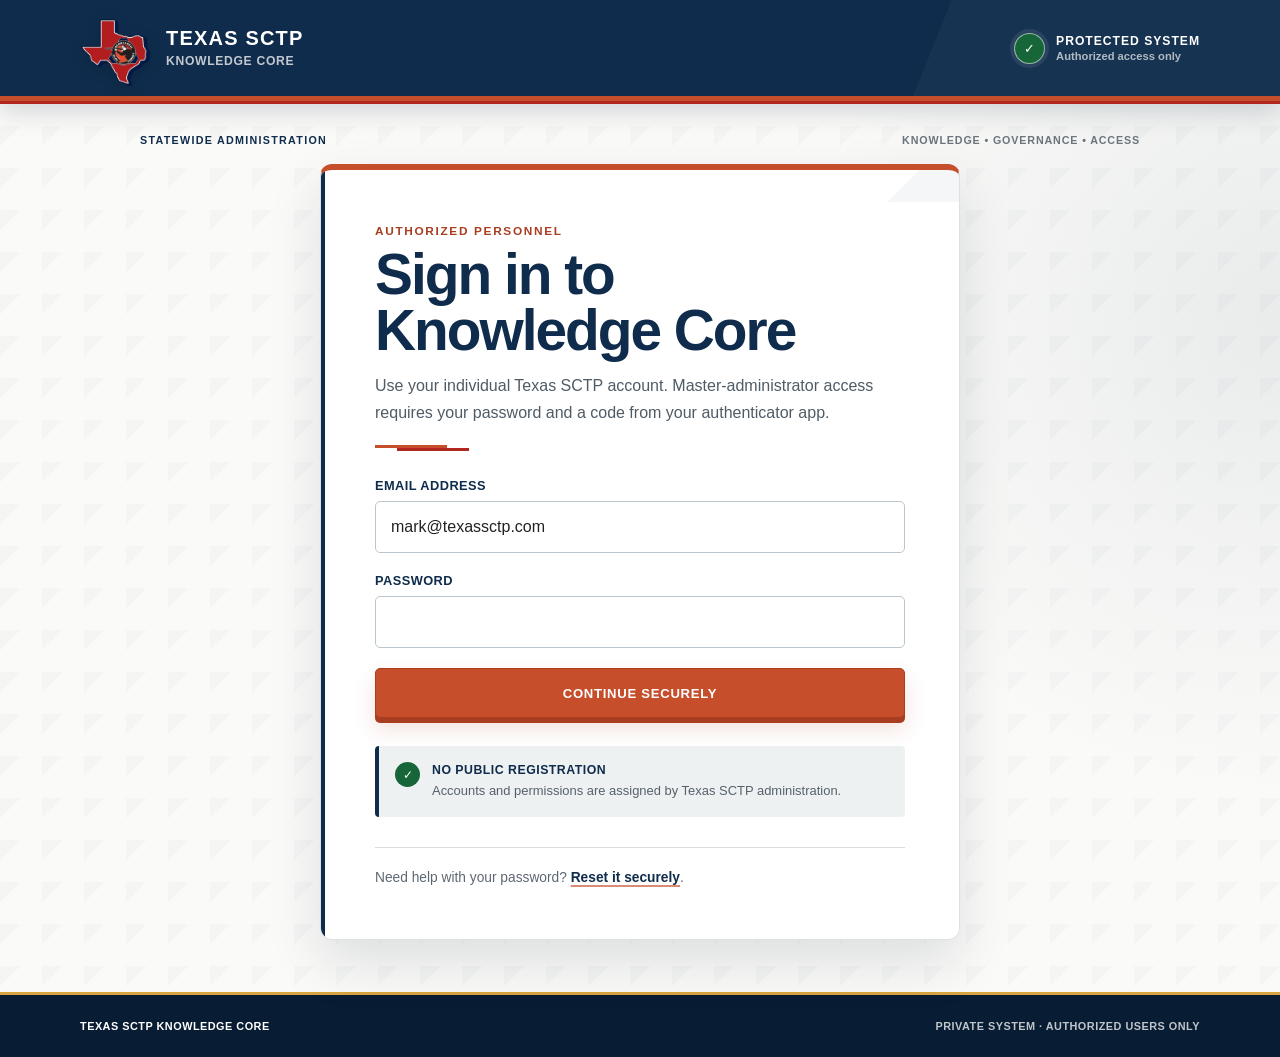
<file: index.html>
<!doctype html>
<html lang="en">
  <head>
    <meta charset="UTF-8" />
    <meta name="viewport" content="width=device-width, initial-scale=1.0" />
    <meta name="color-scheme" content="light" />
    <meta name="theme-color" content="#0f2c4c" />
    <meta name="robots" content="noindex, nofollow, noarchive" />
    <meta name="referrer" content="strict-origin-when-cross-origin" />
    <meta
      http-equiv="Content-Security-Policy"
      content="default-src 'self'; connect-src 'self' https://jizesjuwovatliaxpdra.supabase.co wss://jizesjuwovatliaxpdra.supabase.co; img-src 'self' data:; style-src 'self'; script-src 'self'; font-src 'self'; base-uri 'self'; form-action 'self'; object-src 'none'; upgrade-insecure-requests"
    />
    <meta
      name="description"
      content="Secure authentication for the Texas SCTP Knowledge Core."
    />
    <link rel="icon" type="image/svg+xml" href="/favicon.svg" />
    <title>Texas SCTP Knowledge Core</title>
    <script type="module" crossorigin src="/assets/index-nnrKaXjY.js"></script>
    <link rel="stylesheet" crossorigin href="/assets/index-bHgNiGKo.css">
  </head>
  <body>
    <noscript>This secure sign-in requires JavaScript.</noscript>
    <div id="root"></div>
  </body>
</html>
</file>
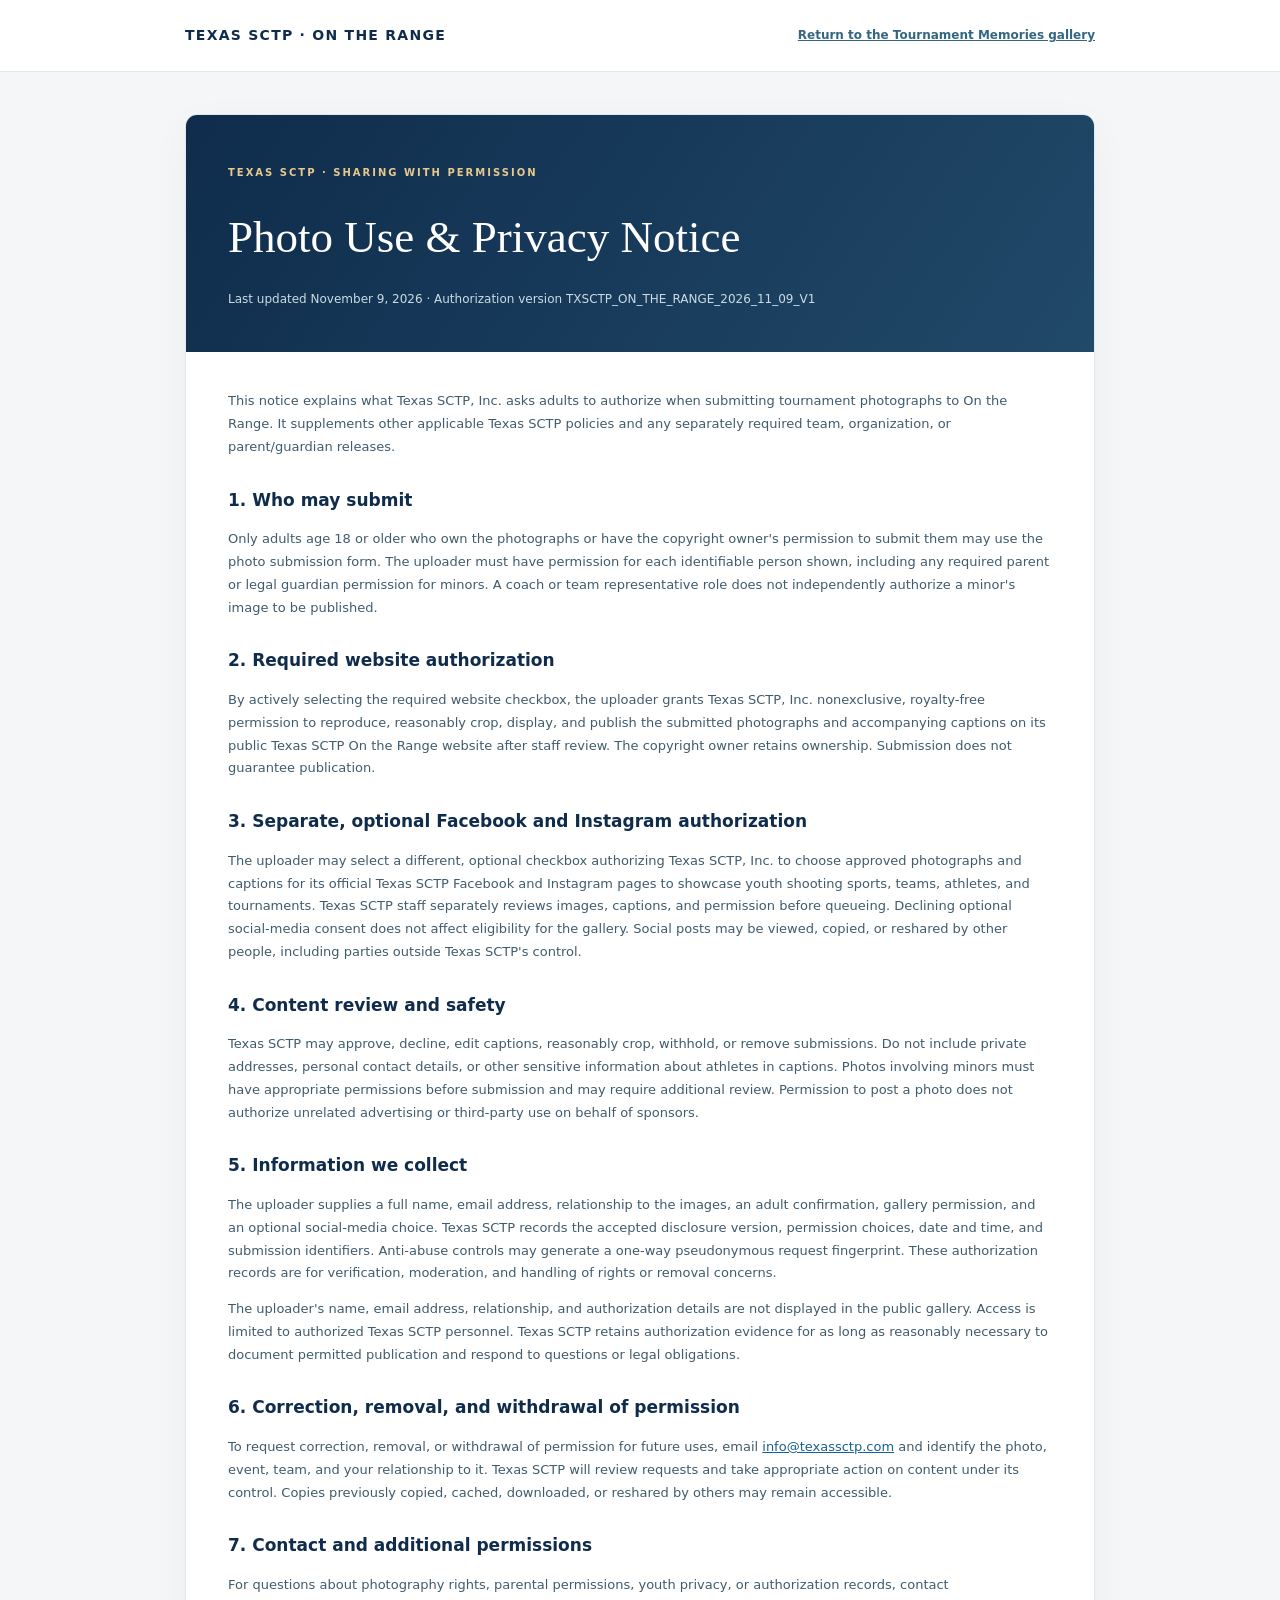
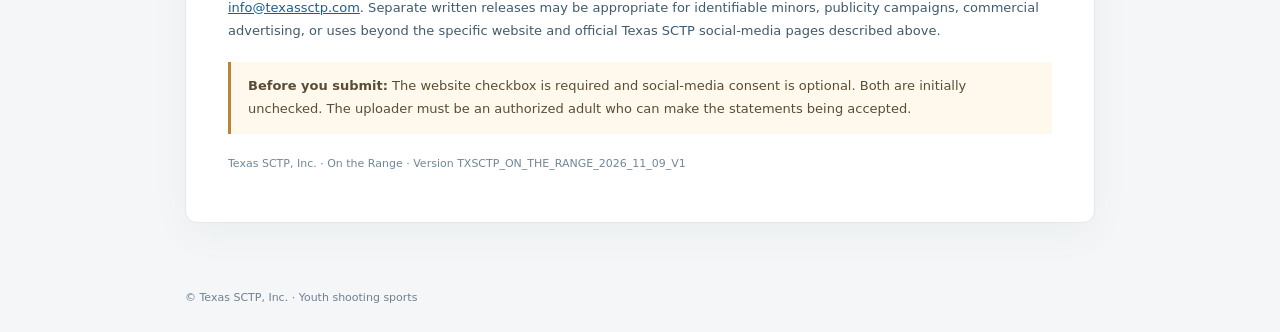
<file: apps/tournament-memories/photo-use-policy.html>
<!doctype html>
<html lang="en">
<head>
<meta charset="utf-8">
<meta name="viewport" content="width=device-width, initial-scale=1">
<meta name="theme-color" content="#0f2c4c">
<meta name="description" content="Texas SCTP On the Range photo-use authorizations and privacy notice.">
<title>Photo Use &amp; Privacy Notice | Texas SCTP</title>
<link rel="icon" type="image/svg+xml" href="./favicon.svg">
<style>
:root{color-scheme:light;--navy:#0f2c4c;--gold:#b78439;--grey:#587183;--line:#e1e8ec}
*{box-sizing:border-box}body{margin:0;background:#f4f6f7;color:#17364e;font-family:system-ui,-apple-system,BlinkMacSystemFont,"Segoe UI",sans-serif;line-height:1.75}
header{background:#fff;border-bottom:1px solid var(--line)}.bar{max-width:960px;padding:23px 25px;margin:auto;display:flex;align-items:center;justify-content:space-between;gap:20px;flex-wrap:wrap}
.brand{font-size:14px;font-weight:900;color:var(--navy);letter-spacing:.09em;text-decoration:none}.bar a:last-child{color:#336683;font-size:12px;font-weight:700}
main{max-width:960px;margin:42px auto 65px;padding:0 25px}article{background:#fff;border:1px solid var(--line);border-radius:12px;overflow:hidden;box-shadow:0 12px 40px #112b3d0a}
.heading{background:linear-gradient(125deg,#0f2c4c,#214969);color:#fff;padding:42px}
.kicker{font-size:10px;font-weight:900;letter-spacing:.2em;color:#e9c88c;text-transform:uppercase}
h1{font-family:Georgia,serif;font-size:clamp(28px,4vw,45px);font-weight:400;margin:13px 0} .heading p{font-size:12px;color:#cbdbe5;max-width:670px;margin:0}
.content{padding:25px 42px 38px}h2{font-size:17px;color:var(--navy);margin:27px 0 8px}p,li{font-size:13px;color:#405b6d}ul{padding-left:20px}
a{color:#195f91}.callout{border-left:3px solid var(--gold);padding:13px 17px;background:#fff9ed;color:#594d35;margin:20px 0;font-size:13px}
.small{font-size:11px;color:#708797}footer{max-width:960px;margin:0 auto;padding:0 25px 25px;font-size:11px;color:#708090}
@media(max-width:600px){.heading{padding:29px 23px}.content{padding:19px 22px 30px}}
</style>
</head>
<body>
<header><div class="bar"><a class="brand" href="./">TEXAS SCTP · ON THE RANGE</a><a href="./">Return to the Tournament Memories gallery</a></div></header>
<main><article>
<div class="heading"><span class="kicker">TEXAS SCTP · SHARING WITH PERMISSION</span><h1>Photo Use &amp; Privacy Notice</h1><p>Last updated November 9, 2026 · Authorization version TXSCTP_ON_THE_RANGE_2026_11_09_V1</p></div>
<div class="content">
<p>This notice explains what Texas SCTP, Inc. asks adults to authorize when submitting tournament photographs to On the Range. It supplements other applicable Texas SCTP policies and any separately required team, organization, or parent/guardian releases.</p>
<h2>1. Who may submit</h2>
<p>Only adults age 18 or older who own the photographs or have the copyright owner's permission to submit them may use the photo submission form. The uploader must have permission for each identifiable person shown, including any required parent or legal guardian permission for minors. A coach or team representative role does not independently authorize a minor's image to be published.</p>
<h2>2. Required website authorization</h2>
<p>By actively selecting the required website checkbox, the uploader grants Texas SCTP, Inc. nonexclusive, royalty-free permission to reproduce, reasonably crop, display, and publish the submitted photographs and accompanying captions on its public Texas SCTP On the Range website after staff review. The copyright owner retains ownership. Submission does not guarantee publication.</p>
<h2>3. Separate, optional Facebook and Instagram authorization</h2>
<p>The uploader may select a different, optional checkbox authorizing Texas SCTP, Inc. to choose approved photographs and captions for its official Texas SCTP Facebook and Instagram pages to showcase youth shooting sports, teams, athletes, and tournaments. Texas SCTP staff separately reviews images, captions, and permission before queueing. Declining optional social-media consent does not affect eligibility for the gallery. Social posts may be viewed, copied, or reshared by other people, including parties outside Texas SCTP's control.</p>
<h2>4. Content review and safety</h2>
<p>Texas SCTP may approve, decline, edit captions, reasonably crop, withhold, or remove submissions. Do not include private addresses, personal contact details, or other sensitive information about athletes in captions. Photos involving minors must have appropriate permissions before submission and may require additional review. Permission to post a photo does not authorize unrelated advertising or third-party use on behalf of sponsors.</p>
<h2>5. Information we collect</h2>
<p>The uploader supplies a full name, email address, relationship to the images, an adult confirmation, gallery permission, and an optional social-media choice. Texas SCTP records the accepted disclosure version, permission choices, date and time, and submission identifiers. Anti-abuse controls may generate a one-way pseudonymous request fingerprint. These authorization records are for verification, moderation, and handling of rights or removal concerns.</p>
<p>The uploader's name, email address, relationship, and authorization details are not displayed in the public gallery. Access is limited to authorized Texas SCTP personnel. Texas SCTP retains authorization evidence for as long as reasonably necessary to document permitted publication and respond to questions or legal obligations.</p>
<h2>6. Correction, removal, and withdrawal of permission</h2>
<p>To request correction, removal, or withdrawal of permission for future uses, email <a href="mailto:info@texassctp.com?subject=Texas%20SCTP%20Photo%20Permission%20Request">info@texassctp.com</a> and identify the photo, event, team, and your relationship to it. Texas SCTP will review requests and take appropriate action on content under its control. Copies previously copied, cached, downloaded, or reshared by others may remain accessible.</p>
<h2>7. Contact and additional permissions</h2>
<p>For questions about photography rights, parental permissions, youth privacy, or authorization records, contact <a href="mailto:info@texassctp.com">info@texassctp.com</a>. Separate written releases may be appropriate for identifiable minors, publicity campaigns, commercial advertising, or uses beyond the specific website and official Texas SCTP social-media pages described above.</p>
<div class="callout"><strong>Before you submit:</strong> The website checkbox is required and social-media consent is optional. Both are initially unchecked. The uploader must be an authorized adult who can make the statements being accepted.</div>
<p class="small">Texas SCTP, Inc. · On the Range · Version TXSCTP_ON_THE_RANGE_2026_11_09_V1</p>
</div></article></main><footer>&copy; Texas SCTP, Inc. · Youth shooting sports</footer>
</body>
</html>
</file>
<file: assets/index-bHgNiGKo.css>
:root{color:#222;font-synthesis:none;text-rendering:optimizelegibility;--navy:#0f2c4c;--navy-deep:#081d33;--navy-light:#193d63;--orange:#c74e2b;--orange-dark:#a93d20;--crimson:#b1261e;--gold:#d9a441;--charcoal:#222;--muted:#5e6872;--line:#d6dce0;--line-strong:#bbc5cc;--soft:#eef1f2;--white:#fff;--off-white:#fafaf8;--success:#17663a;--success-soft:#e8f3ec;--danger-soft:#fbeceb;--info-soft:#edf2f5;--font-display:"Bahnschrift SemiCondensed", "Bahnschrift", "Arial Narrow", "Aptos Display", Arial, sans-serif;--font-body:Aptos, "Segoe UI", Arial, Helvetica, sans-serif;--shadow:0 22px 54px #081d331f;background:#fafaf8;font-family:Aptos,Segoe UI,Arial,Helvetica,sans-serif}*{box-sizing:border-box}html{background:var(--off-white);min-width:320px;min-height:100%}body{background:linear-gradient(135deg, #0f2c4c06 25%, transparent 25%) 0 0 / 42px 42px, radial-gradient(circle at 100% 30%, #0f2c4c12, transparent 30rem), var(--off-white);min-width:320px;min-height:100vh;margin:0}button,input{font:inherit}button,a,input{-webkit-tap-highlight-color:transparent}button:focus-visible,a:focus-visible,input:focus-visible,summary:focus-visible{outline-offset:3px;outline:3px solid #d9a441b8}a,.button-link{color:var(--navy);text-underline-offset:.2em;font-weight:800;text-decoration-color:#c74e2ba6;text-decoration-thickness:2px}a:hover,.button-link:hover{color:var(--orange-dark)}.app-frame{grid-template-rows:auto 1fr auto;min-height:100vh;display:grid}.brand-bar{color:var(--white);background:linear-gradient(112deg, transparent 72%, #ffffff09 72%), var(--navy);box-shadow:0 8px 24px #081d3329}.site-header{justify-content:space-between;align-items:center;gap:24px;width:min(100% - 40px,1120px);min-height:96px;margin:0 auto;display:flex}.brand{color:var(--white);cursor:pointer;text-align:left;background:0 0;border:0;align-items:center;gap:14px;padding:0;display:inline-flex}.brand-mark{flex:none;place-items:center;width:72px;height:72px;display:grid}.brand-mark img{object-fit:contain;filter:drop-shadow(0 4px 6px #081d3357);width:100%;height:100%;display:block}.brand-name strong,.brand-name small{display:block}.brand-name strong{font-family:var(--font-display);letter-spacing:.06em;text-transform:uppercase;font-size:1.25rem;font-weight:850;line-height:1}.brand-name small{color:#fafaf8c2;letter-spacing:.055em;text-transform:uppercase;margin-top:6px;font-size:.76rem;font-weight:700}.secure-label{color:var(--white);align-items:center;gap:11px;display:inline-flex}.secure-label>span:last-child{gap:2px;display:grid}.secure-label strong{font-family:var(--font-display);letter-spacing:.08em;text-transform:uppercase;font-size:.76rem;font-weight:800}.secure-label small{color:#fafaf8ad;font-size:.7rem;font-weight:650}.secure-seal{width:31px;height:31px;color:var(--white);background:var(--success);border:1px solid #fafaf88c;border-radius:50%;place-items:center;font-size:.84rem;font-weight:900;display:grid;box-shadow:0 0 0 4px #fafaf814}.brand-rules{grid-template-rows:5px 3px;height:8px;display:grid}.brand-rules span:first-child{background:var(--orange)}.brand-rules span:last-child{background:var(--crimson)}.site-shell{align-content:center;gap:18px;width:min(100% - 40px,1000px);margin:0 auto;padding:30px 0 52px;display:grid}.context-strip{color:var(--navy);font-family:var(--font-display);letter-spacing:.12em;text-transform:uppercase;justify-content:space-between;align-items:center;gap:18px;font-size:.67rem;font-weight:850;display:flex}.context-strip span:last-child{color:#6b747c;letter-spacing:.08em}.auth-panel{border:1px solid #0f2c4c24;border-top:6px solid var(--orange);width:100%;box-shadow:var(--shadow);background:#fffffffb;border-radius:12px;align-self:center;padding:clamp(30px,5vw,54px);position:relative;overflow:hidden}.auth-panel:before{content:"";background:var(--navy);width:4px;position:absolute;inset:0 auto 0 0}.auth-panel:after{content:"";pointer-events:none;background:linear-gradient(135deg,#0000 50%,#0f2c4c0b 50%);width:110px;height:32px;position:absolute;top:0;right:0}.auth-panel--compact{justify-self:center;width:min(100%,640px)}.auth-heading{max-width:790px;margin-bottom:30px;padding-bottom:22px;position:relative}.auth-heading:after{content:"";background:var(--orange);width:72px;height:3px;box-shadow:22px 3px 0 var(--crimson);position:absolute;bottom:0;left:0}.eyebrow{color:var(--orange-dark);font-family:var(--font-display);letter-spacing:.14em;text-transform:uppercase;margin:0 0 9px;font-size:.74rem;font-weight:900}h1,h2,p{margin-top:0}h1,h2{font-family:var(--font-display)}h1{color:var(--navy);letter-spacing:-.035em;margin-bottom:14px;font-size:clamp(2.15rem,5.4vw,3.55rem);font-weight:850;line-height:.99}h2{color:var(--navy);letter-spacing:-.015em;font-size:1.3rem;font-weight:820;line-height:1.18}.lede{color:#4f5b65;max-width:730px;margin-bottom:0;font-size:1rem;line-height:1.65}.form-stack{gap:20px;display:grid}label{gap:8px;display:grid}label>span{color:var(--navy);font-family:var(--font-display);letter-spacing:.035em;text-transform:uppercase;font-size:.8rem;font-weight:850}label>small{color:var(--muted);font-size:.78rem}input{border:1px solid var(--line-strong);width:100%;height:52px;color:var(--charcoal);background:var(--white);border-radius:5px;padding:0 15px;transition:border-color .15s,box-shadow .15s}input:hover{border-color:#8494a0}input:focus{border-color:var(--orange);outline:none;box-shadow:0 0 0 4px #c74e2b1f}.button{min-height:50px;font-family:var(--font-display);letter-spacing:.055em;text-transform:uppercase;cursor:pointer;border:1px solid #0000;border-radius:5px;padding:12px 19px;font-size:.82rem;font-weight:850;transition:transform .12s,background-color .15s,border-color .15s,box-shadow .15s}.button:hover:not(:disabled){transform:translateY(-1px)}.button:disabled{cursor:not-allowed;opacity:.62}.button--primary{color:var(--white);border-color:var(--orange-dark);background:var(--orange);box-shadow:0 5px 0 var(--orange-dark), 0 11px 22px #a93d2029}.button--primary:hover:not(:disabled){background:var(--crimson);border-color:#86291a;box-shadow:0 5px #7f211c,0 11px 22px #b1261e33}.button--primary:active:not(:disabled){box-shadow:0 2px 0 var(--orange-dark);transform:translateY(3px)}.button--secondary{color:var(--navy);border-color:var(--navy);background:var(--white)}.button--secondary:hover:not(:disabled){color:var(--white);background:var(--navy)}.button-link{cursor:pointer;text-underline-offset:.2em;background:0 0;border:0;padding:0;-webkit-text-decoration:underline #c74e2ba6;text-decoration:underline #c74e2ba6;text-decoration-thickness:2px}.panel-footer{border-top:1px solid var(--line);color:var(--muted);margin-top:30px;padding-top:22px;font-size:.86rem}.panel-footer p{margin-bottom:0}.site-footer{border-top:3px solid var(--gold);color:#fafaf8c2;background:var(--navy-deep)}.site-footer__inner{letter-spacing:.045em;text-transform:uppercase;justify-content:space-between;align-items:center;gap:20px;width:min(100% - 40px,1120px);min-height:62px;margin:0 auto;font-size:.68rem;font-weight:700;display:flex}.site-footer__inner span:first-child{color:var(--white)}.alert{border:1px solid #0000;border-left-width:5px;border-radius:5px;padding:13px 15px;font-size:.88rem;line-height:1.5}.alert--error{border-color:#b1261e4d;border-left-color:var(--crimson);color:#7f211c;background:var(--danger-soft)}.alert--info{border-color:#0f2c4c29;border-left-color:var(--navy);color:#2d475e;background:var(--info-soft)}.security-note{border-left:4px solid var(--navy);background:var(--soft);border-radius:4px;align-items:flex-start;gap:12px;margin-top:28px;padding:16px;display:flex}.security-note__icon{width:25px;height:25px;color:var(--white);background:var(--success);border-radius:50%;flex:none;place-items:center;font-size:.74rem;font-weight:900;display:grid}.security-note p{color:#56616a;margin:0;font-size:.81rem;line-height:1.45}.security-note strong{color:var(--navy);font-family:var(--font-display);letter-spacing:.04em;text-transform:uppercase;margin-bottom:2px;font-size:.77rem;font-weight:850;display:block}.success-panel{border:1px solid #17663a33;border-left:5px solid var(--success);background:var(--success-soft);border-radius:5px;gap:16px;padding:20px;display:flex}.success-panel__mark{width:34px;height:34px;color:var(--white);background:var(--success);border-radius:50%;flex:none;place-items:center;font-weight:900;display:grid}.success-panel h2{margin-bottom:6px;font-size:1.08rem}.success-panel p{color:#4d6257;margin-bottom:0;font-size:.88rem;line-height:1.55}.loading-row{color:#50616f;min-height:76px;font-family:var(--font-display);letter-spacing:.035em;text-transform:uppercase;justify-content:center;align-items:center;gap:13px;font-size:.82rem;font-weight:800;display:flex}.spinner{border:3px solid #d5dce1;border-top-color:var(--orange);border-radius:50%;width:24px;height:24px;animation:.75s linear infinite spin;display:inline-block}@keyframes spin{to{transform:rotate(360deg)}}.step-list{grid-template-columns:repeat(2,minmax(0,1fr));gap:14px;margin:0 0 28px;padding:0;list-style:none;display:grid}.step-list__item{border:1px solid var(--line);background:#fbfcfc;border-left:4px solid #8a98a3;border-radius:5px;gap:12px;padding:15px;display:flex}.step-list__item>span{width:29px;height:29px;color:var(--white);font-family:var(--font-display);background:#7c8b96;border-radius:50%;flex:none;place-items:center;font-size:.8rem;font-weight:900;display:grid}.step-list__item--active{border-color:#c74e2b52;border-left-color:var(--orange);background:#fff8f5}.step-list__item--active>span{background:var(--orange)}.step-list strong,.step-list small{display:block}.step-list strong{color:var(--navy);font-family:var(--font-display);letter-spacing:.025em;text-transform:uppercase;font-size:.8rem;font-weight:850}.step-list small{color:#697783;margin-top:4px;font-size:.74rem;line-height:1.4}.mfa-grid{grid-template-columns:230px 1fr;align-items:center;gap:30px;margin:24px 0;display:grid}.qr-card{aspect-ratio:1;border:1px solid var(--line-strong);background:var(--white);border-radius:5px;place-items:center;padding:15px;display:grid;position:relative;box-shadow:7px 7px #0f2c4c1a}.qr-card:after{content:"";pointer-events:none;border:1px solid #c74e2b2e;position:absolute;inset:7px}.qr-card img{z-index:1;width:100%;height:auto;display:block;position:relative}.mfa-instructions h2{margin-bottom:10px}.mfa-instructions ol{color:#4f5c66;margin:0 0 18px;padding-left:20px;font-size:.88rem;line-height:1.65}details{border-top:1px solid var(--line);padding-top:13px}summary{color:var(--navy);cursor:pointer;font-family:var(--font-display);letter-spacing:.025em;text-transform:uppercase;font-size:.8rem;font-weight:850}details p{color:var(--muted);margin:12px 0 6px;font-size:.8rem}.secret-code{overflow-wrap:anywhere;border-left:3px solid var(--orange);color:#273a49;background:var(--soft);border-radius:3px;margin:5px 0 10px;padding:9px 10px;font-size:.78rem;display:block}.verification-form{border-top:1px solid var(--line);grid-template-columns:minmax(220px,1fr) auto;align-items:end;gap:16px;margin-top:28px;padding-top:27px;display:grid}.otp-input{letter-spacing:.28em;text-align:center;max-width:280px;font-family:ui-monospace,SFMono-Regular,Menlo,Consolas,monospace;font-size:1.35rem;font-weight:800}.helper-text{color:var(--muted);margin:17px 0 0;font-size:.8rem;line-height:1.5}.status-banner{border:1px solid #17663a33;border-left:5px solid var(--success);background:var(--success-soft);border-radius:5px;align-items:center;gap:13px;margin-bottom:24px;padding:17px;display:flex}.status-banner__check{width:35px;height:35px;color:var(--white);background:var(--success);border-radius:50%;flex:none;place-items:center;font-weight:900;display:grid}.status-banner>div{flex:1;min-width:0}.status-banner strong,.status-banner span{display:block}.status-banner strong{color:#214c34;font-family:var(--font-display);letter-spacing:.025em;text-transform:uppercase;font-size:.83rem;font-weight:850}.status-banner>div span{color:#557061;margin-top:3px;font-size:.78rem}.status-pill{width:max-content;font-family:var(--font-display);letter-spacing:.06em;text-transform:uppercase;border-radius:3px;align-items:center;padding:6px 10px;font-size:.66rem;font-weight:900;display:inline-flex}.status-pill--active{color:var(--success);background:#17663a17;border:1px solid #17663a1f}.identity-card{border:1px solid var(--line);border-top:4px solid var(--orange);background:var(--white);border-radius:6px;overflow:hidden}.identity-card__header{background:linear-gradient(115deg,#fbfcfc 0 78%,#0f2c4c0e 78%);justify-content:space-between;align-items:flex-start;gap:18px;padding:23px;display:flex}.identity-card__header h2{margin-bottom:6px;font-size:1.62rem}.identity-card__header p:not(.eyebrow){color:var(--muted);margin-bottom:0;font-size:.84rem}.stat-grid{border-top:1px solid var(--line);grid-template-columns:repeat(4,minmax(0,1fr));margin:0;display:grid}.stat-grid>div{border-right:1px solid var(--line);padding:20px;position:relative}.stat-grid>div:after{content:"";background:var(--gold);width:26px;height:3px;position:absolute;bottom:0;left:20px}.stat-grid>div:last-child{border-right:0}.stat-grid dt{color:#566572;min-height:34px;font-family:var(--font-display);letter-spacing:.04em;text-transform:uppercase;font-size:.66rem;font-weight:850;line-height:1.35}.stat-grid dd{color:var(--navy);font-family:var(--font-display);margin:8px 0 4px;font-size:2.05rem;font-weight:900;line-height:1}.access-notes{gap:10px;margin-top:20px;display:grid}.access-notes>div{border-left:4px solid var(--navy);background:var(--soft);border-radius:4px;gap:11px;padding:14px;display:flex}.access-notes__icon{width:22px;height:22px;color:var(--white);background:var(--navy);border-radius:50%;flex:none;place-items:center;font-size:.8rem;font-weight:900;display:grid}.access-notes p{color:#56616a;margin:0;font-size:.78rem;line-height:1.45}.access-notes strong{color:var(--navy);font-family:var(--font-display);letter-spacing:.03em;text-transform:uppercase;margin-bottom:2px;font-size:.75rem;font-weight:850;display:block}@media (max-width:720px){.site-header,.site-footer__inner{width:min(100% - 24px,1120px)}.site-header{min-height:82px}.brand-mark{width:58px;height:58px}.brand-name strong{font-size:1.02rem}.brand-name small{margin-top:4px;font-size:.66rem}.secure-label{display:none}.site-shell{gap:12px;width:min(100% - 20px,1000px);padding:20px 0 34px}.context-strip{text-align:center;justify-content:center;font-size:.62rem}.context-strip span:last-child{display:none}.auth-panel{border-radius:8px;padding:28px 22px}.auth-heading{margin-bottom:26px}.step-list,.mfa-grid,.verification-form,.stat-grid{grid-template-columns:1fr}.mfa-grid{justify-items:center}.mfa-instructions{width:100%}.qr-card{width:min(100%,240px)}.verification-form .button,.otp-input{width:100%;max-width:none}.status-banner{flex-wrap:wrap;align-items:flex-start}.status-banner .status-pill{margin-left:48px}.identity-card__header{background:#fbfcfc;flex-direction:column}.stat-grid>div{border-right:0;border-bottom:1px solid var(--line);justify-content:space-between;align-items:center;gap:18px;display:flex}.stat-grid>div:after{width:3px;height:20px;top:50%;bottom:auto;left:12px;transform:translateY(-50%)}.stat-grid>div:last-child{border-bottom:0}.stat-grid dt{min-height:0}.stat-grid dd{margin:0}.site-footer__inner{text-align:center;place-content:center;gap:5px;min-height:72px;display:grid}}@media (max-width:420px){.brand{gap:11px}.brand-name small{letter-spacing:.03em}.auth-panel{padding:26px 18px}h1{font-size:2.05rem}.status-banner .status-pill{margin-left:0}}@media (prefers-reduced-motion:reduce){*,:before,:after{scroll-behavior:auto!important;transition-duration:.01ms!important;animation-duration:.01ms!important;animation-iteration-count:1!important}}button,input,select,textarea{font:inherit}select,textarea{border:1px solid var(--line-strong);width:100%;color:var(--charcoal);background:var(--white);border-radius:7px}select{min-height:48px;padding:0 42px 0 14px}textarea{resize:vertical;min-height:96px;padding:13px 14px;line-height:1.5}select:focus,textarea:focus{border-color:var(--navy-light);outline:3px solid #d9a44157}h3{color:var(--navy);font-family:var(--font-display);margin:0}code{color:var(--crimson);font-size:.9em}.button-row,.console-page-actions,.review-actions,.success-card>div>div{flex-wrap:wrap;gap:10px;display:flex}.button--accent{color:var(--white);background:var(--orange);border-color:var(--orange)}.button--accent:hover:not(:disabled){background:var(--orange-dark);border-color:var(--orange-dark)}.button--danger{color:#8d211b;background:var(--white);border:1px solid #b1261e73}.button--danger:hover:not(:disabled){color:var(--white);background:var(--crimson)}.button--full{width:100%}.alert--success{color:var(--success);background:var(--success-soft);border-color:#17663a47}.console-frame{min-height:100vh;color:var(--charcoal);background:radial-gradient(circle at 4% 8%,#d9a4411c,#0000 24rem),linear-gradient(135deg,#0f2c4c05 25%,#0000 25%) 0 0/42px 42px,#f5f6f5;grid-template-rows:auto auto 1fr auto;display:grid}.console-header{color:var(--white);background:linear-gradient(112deg, transparent 70%, #ffffff09 70%), var(--navy);z-index:3;box-shadow:0 6px 18px #081d332e}.console-header__inner{justify-content:space-between;align-items:center;gap:24px;width:min(100% - 40px,1360px);min-height:84px;margin:0 auto;display:flex}.console-brand{color:var(--white);text-align:left;cursor:pointer;background:0 0;border:0;align-items:center;gap:13px;padding:0;display:inline-flex}.console-brand img{object-fit:contain;filter:drop-shadow(0 4px 6px #081d3361);width:64px;height:64px}.console-brand span,.console-status span:last-child{gap:4px;display:grid}.console-brand strong{font-family:var(--font-display);letter-spacing:.065em;text-transform:uppercase;font-size:1.16rem}.console-brand small{color:#ffffffb8;letter-spacing:.09em;text-transform:uppercase;font-size:.7rem;font-weight:800}.console-status{background:#ffffff0f;border:1px solid #ffffff2e;border-radius:7px;align-items:center;gap:10px;padding:9px 13px;display:flex}.console-status strong{font-family:var(--font-display);letter-spacing:.08em;text-transform:uppercase;font-size:.72rem}.console-status small{color:#ffffffb3;font-size:.65rem}.live-dot{background:#3aa86b;border-radius:50%;flex:none;width:10px;height:10px;display:inline-block;box-shadow:0 0 0 4px #3aa86b2b}.console-nav{z-index:2;border-bottom:1px solid var(--line);-webkit-backdrop-filter:blur(12px);backdrop-filter:blur(12px);background:#fffffff5;position:sticky;top:0;box-shadow:0 5px 15px #081d330d}.console-nav__inner{align-items:stretch;gap:3px;width:min(100% - 40px,1360px);min-height:56px;margin:0 auto;display:flex}.console-nav__link{color:#4f5b65;font-family:var(--font-display);letter-spacing:.025em;place-items:center;padding:0 15px;font-size:.74rem;font-weight:850;text-decoration:none;display:grid;position:relative}.console-nav__link:after{content:"";background:var(--orange);height:3px;transition:transform .15s;position:absolute;bottom:0;left:12px;right:12px;transform:scaleX(0)}.console-nav__link:hover,.console-nav__link--active{color:var(--navy)}.console-nav__link--active:after{transform:scaleX(1)}.console-nav__short{display:none}.console-nav__account{color:var(--navy);cursor:pointer;background:0 0;border:0;margin-left:auto;padding:0 3px 0 18px;font-size:.74rem;font-weight:800}.console-main{width:min(100% - 40px,1360px);margin:0 auto;padding:44px 0 64px}.console-page-heading{justify-content:space-between;align-items:end;gap:28px;margin-bottom:28px;display:flex}.console-page-heading>div:first-child{max-width:890px}.console-page-heading h1{margin-bottom:10px;font-size:clamp(2.2rem,4vw,3.75rem)}.console-page-heading>div:first-child>p:last-child{color:#56616b;max-width:840px;margin-bottom:0;font-size:1rem;line-height:1.6}.console-footer{color:#ffffffb3;background:var(--navy-deep);justify-content:space-between;align-items:center;gap:18px;min-height:58px;padding:0 max(20px,50vw - 680px);font-size:.72rem;display:flex}.console-footer button{color:var(--white);cursor:pointer;background:0 0;border:0;font-weight:800}.console-loading,.console-error{border:1px solid var(--line);background:var(--white);border-radius:10px;justify-content:center;align-items:center;gap:14px;min-height:120px;padding:28px;display:flex}.console-error{background:var(--danger-soft);border-color:#b1261e40;justify-content:space-between;min-height:90px}.console-error>div{gap:5px;display:grid}.console-error strong{color:#8d211b}.production-hero{min-height:280px;color:var(--white);background:linear-gradient(120deg, #0f2c4cf5, #081d33f5), var(--navy);border-radius:12px;grid-template-columns:minmax(0,.9fr) minmax(360px,1.1fr);align-items:center;gap:clamp(30px,5vw,70px);margin-bottom:22px;padding:clamp(28px,4.2vw,50px);display:grid;position:relative;overflow:hidden;box-shadow:0 18px 42px #081d332e}.production-hero:after{content:"";border:54px solid #c74e2b21;border-radius:50%;width:410px;height:410px;position:absolute;bottom:-170px;right:-90px}.production-hero>*{z-index:1;position:relative}.production-badge{letter-spacing:.07em;text-transform:uppercase;border:1px solid #fff3;border-radius:999px;align-items:center;gap:9px;width:max-content;margin-bottom:18px;padding:7px 11px;font-size:.7rem;font-weight:850;display:inline-flex}.production-hero h2{color:var(--white);margin-bottom:12px;font-size:clamp(1.6rem,3vw,2.45rem);line-height:1.05}.production-hero p{color:#ffffffbd;margin-bottom:0;line-height:1.6}.hero-search{-webkit-backdrop-filter:blur(8px);backdrop-filter:blur(8px);background:#ffffff14;border:1px solid #ffffff26;border-radius:10px;padding:24px}.hero-search>label{color:var(--white);font-family:var(--font-display);letter-spacing:.03em;text-transform:uppercase;margin-bottom:11px;font-size:.78rem;font-weight:850}.hero-search>div{grid-template-columns:1fr auto;gap:9px;display:grid}.hero-search input{border-color:#0000;min-height:52px}.metric-grid{border:1px solid var(--line);background:var(--white);border-radius:10px;grid-template-columns:repeat(4,1fr);margin-bottom:22px;display:grid;overflow:hidden;box-shadow:0 8px 24px #081d330e}.metric-grid button{border:0;border-right:1px solid var(--line);min-height:138px;color:var(--charcoal);background:var(--white);text-align:left;cursor:pointer;align-content:center;gap:6px;padding:24px;display:grid}.metric-grid button:last-child{border-right:0}.metric-grid button:hover{background:#f8f9f8}.metric-grid span,.metric-grid small{color:var(--muted);letter-spacing:.04em;text-transform:uppercase;font-size:.7rem;font-weight:750}.metric-grid strong{color:var(--navy);font-family:var(--font-display);font-size:2.5rem;line-height:1}.console-two-column,.system-grid{grid-template-columns:minmax(0,1.15fr) minmax(360px,.85fr);gap:22px;margin-bottom:22px;display:grid}.console-card,.review-section{border:1px solid var(--line);background:var(--white);border-radius:10px;padding:clamp(24px,3vw,34px);box-shadow:0 8px 22px #081d330b}.card-heading{justify-content:space-between;align-items:start;gap:20px;margin-bottom:22px;display:flex}.card-heading .eyebrow,.card-heading h2{margin-bottom:0}.record-list{display:grid}.record-list>button{border:0;border-top:1px solid var(--line);color:var(--charcoal);text-align:left;cursor:pointer;background:0 0;gap:7px;padding:17px 3px;display:grid}.record-list>button:hover strong{color:var(--orange-dark)}.record-list__meta{color:var(--muted);letter-spacing:.045em;text-transform:uppercase;justify-content:space-between;gap:10px;font-size:.66rem;font-weight:750;display:flex}.record-list strong{color:var(--navy);font-family:var(--font-display);font-size:1.08rem}.record-list small{color:#5a6570;line-height:1.45}.flow-stack{margin-bottom:22px;display:grid}.flow-stack>div{border:1px solid var(--line);border-left:4px solid var(--navy);background:#fafbfa;border-radius:6px;align-items:center;gap:12px;padding:12px 14px;display:flex}.flow-stack>div>span{width:28px;height:28px;color:var(--white);background:var(--orange);border-radius:50%;place-items:center;font-size:.7rem;font-weight:900;display:grid}.flow-stack p{gap:2px;margin:0;display:grid}.flow-stack small{color:var(--muted)}.flow-stack i{height:21px;color:var(--orange);place-items:center;font-style:normal;font-weight:900;display:grid}.topic-section{margin-bottom:22px}.topic-grid{grid-template-columns:repeat(4,1fr);gap:10px;display:grid}.topic-grid button{border:1px solid var(--line);min-height:92px;color:var(--navy);text-align:left;cursor:pointer;background:#fafbfa;border-radius:6px;align-content:space-between;gap:12px;padding:16px;display:grid}.topic-grid button:hover{border-color:var(--orange);background:var(--white)}.topic-grid strong{font-family:var(--font-display);font-size:.9rem;line-height:1.2}.topic-grid span{color:var(--muted);font-size:.68rem}.release-strip,.version-board{border-top:4px solid var(--orange);color:var(--white);background:var(--navy);border-radius:7px;grid-template-columns:1.2fr .7fr 1.3fr;gap:22px;padding:20px 24px;display:grid}.release-strip>div{align-content:center;gap:4px;display:grid}.release-strip strong,.release-strip small{display:block}.release-strip small{color:#ffffffb3;line-height:1.45}.explanation-banner{background:var(--info-soft);border:1px solid #cfdde5;border-radius:7px;align-items:start;gap:13px;margin-bottom:22px;padding:16px 18px;display:flex}.explanation-banner>span{width:24px;height:24px;color:var(--white);background:var(--navy);border-radius:50%;flex:none;place-items:center;font-size:.75rem;font-weight:900;display:grid}.explanation-banner p{color:#53616c;gap:3px;margin:0;line-height:1.45;display:grid}.explanation-banner strong{color:var(--navy)}.filter-row{flex-wrap:wrap;gap:8px;margin-bottom:18px;display:flex}.filter-chip{border:1px solid var(--line-strong);color:var(--navy);background:var(--white);cursor:pointer;border-radius:999px;padding:8px 12px;font-size:.7rem;font-weight:800}.filter-chip--active{border-color:var(--navy);color:var(--white);background:var(--navy)}.source-grid{grid-template-columns:repeat(2,minmax(0,1fr));gap:18px;display:grid}.source-card{border:1px solid var(--line);border-top:4px solid var(--navy);background:var(--white);border-radius:9px;padding:25px;box-shadow:0 8px 20px #081d330b}.source-card__head{grid-template-columns:auto 1fr auto;align-items:start;gap:13px;margin-bottom:20px;display:grid}.source-platform{width:42px;height:42px;color:var(--white);background:var(--navy);font-family:var(--font-display);border-radius:6px;place-items:center;font-weight:900;display:grid}.source-card__head p{color:var(--orange-dark);letter-spacing:.06em;text-transform:uppercase;margin-bottom:4px;font-size:.65rem;font-weight:850}.source-card__head h2{margin-bottom:0;font-size:1.05rem}.state-pill,.count-pill{color:var(--navy);background:var(--soft);letter-spacing:.035em;text-transform:uppercase;white-space:nowrap;border-radius:999px;padding:5px 8px;font-size:.62rem;font-weight:850}.state-pill--connected{color:var(--success);background:var(--success-soft)}.state-pill--blocked{color:#8d211b;background:var(--danger-soft)}.state-pill--pending_inventory,.state-pill--manual_import,.state-pill--locked{color:#75510b;background:#fff4da}.source-details,.record-facts{border-top:1px solid var(--line);border-left:1px solid var(--line);grid-template-columns:repeat(2,1fr);margin:0;display:grid}.source-details>div,.record-facts>div{border-right:1px solid var(--line);border-bottom:1px solid var(--line);min-height:74px;padding:13px}.source-details dt,.record-facts dt{color:var(--muted);letter-spacing:.04em;text-transform:uppercase;margin-bottom:5px;font-size:.61rem;font-weight:800}.source-details dd,.record-facts dd{color:var(--navy);margin:0;font-size:.78rem;font-weight:750;line-height:1.35}.source-card__footer{color:var(--muted);justify-content:space-between;gap:12px;padding:15px 1px;font-size:.7rem;display:flex}.source-card__footer strong{color:var(--navy)}.onboarding-status{background:var(--info-soft);border:1px solid #cfdde5;border-radius:7px;margin-bottom:15px;padding:14px}.onboarding-status__head{justify-content:space-between;align-items:start;gap:12px;display:flex}.onboarding-status__head p{color:var(--orange-dark);letter-spacing:.06em;text-transform:uppercase;margin:0 0 3px;font-size:.6rem;font-weight:850}.onboarding-status__head strong{color:var(--navy);font-size:.82rem}.onboarding-status progress{width:100%;height:8px;accent-color:var(--success);background:#dce5ea;border:0;border-radius:999px;margin:12px 0 9px;overflow:hidden}.onboarding-status__facts{color:var(--muted);flex-wrap:wrap;gap:5px 13px;font-size:.67rem;display:flex}.onboarding-status__facts strong{color:var(--navy)}.onboarding-status small{color:var(--muted);margin-top:9px;font-size:.64rem;display:block}.connector-check{border-top:1px solid #cfdde5;justify-items:start;gap:10px;margin-top:14px;padding-top:14px;display:grid}.connector-check .button{min-height:42px;padding:9px 14px}.connector-check .alert{width:100%}.connector-check>small{margin-top:0;line-height:1.45}.mapping-summary{border:1px solid var(--line);background:var(--white);border-radius:9px;grid-template-columns:repeat(4,1fr);margin-bottom:22px;display:grid;overflow:hidden}.mapping-summary>div{border-right:1px solid var(--line);gap:7px;padding:22px;display:grid}.mapping-summary>div:last-child{border-right:0}.mapping-summary span{color:var(--muted);letter-spacing:.06em;text-transform:uppercase;font-size:.65rem;font-weight:850}.mapping-summary strong{color:var(--navy);font-family:var(--font-display);font-size:2rem}.mapping-summary--include{box-shadow:inset 0 4px var(--success)}.mapping-summary--defer{box-shadow:inset 0 4px var(--gold)}.mapping-summary--exclude{box-shadow:inset 0 4px var(--crimson)}.object-review-card,.field-review-section,.acceptance-card{margin-bottom:22px}.object-decision-grid{grid-template-columns:repeat(4,1fr);gap:12px;display:grid}.object-decision-grid article{border:1px solid var(--line);background:#fafbfa;border-radius:7px;padding:18px}.object-decision-grid h3{margin:12px 0 5px}.object-decision-grid p{color:var(--muted);margin-bottom:8px;font-size:.76rem}.object-decision-grid small{color:#59656f;line-height:1.45}.decision-pill{letter-spacing:.055em;text-transform:uppercase;border-radius:999px;width:max-content;padding:6px 9px;font-size:.62rem;font-weight:900}.decision-pill--include{color:var(--success);background:var(--success-soft)}.decision-pill--defer{color:#75510b;background:#fff4da}.decision-pill--exclude{color:#8d211b;background:var(--danger-soft)}.field-review-list{border-top:1px solid var(--line);display:grid}.field-review-list article{border-bottom:1px solid var(--line);grid-template-columns:minmax(220px,.8fr) minmax(260px,1.2fr) minmax(200px,.7fr);gap:22px;padding:17px 3px;display:grid}.field-review-list article:last-child{border-bottom:0}.field-review-list article>div{align-content:start;gap:4px;display:grid}.field-review-list__name strong{color:var(--navy);font-family:var(--font-display);font-size:1rem}.field-review-list__name span,.field-review-list article>div:last-child span{color:var(--muted);font-size:.72rem}.field-review-label{color:var(--orange-dark);letter-spacing:.05em;text-transform:uppercase;font-size:.6rem;font-weight:850}.acknowledgement-list{gap:10px;margin-bottom:20px;display:grid}.acknowledgement-list label{border:1px solid var(--line);background:#fafbfa;border-radius:6px;grid-template-columns:auto 1fr;align-items:start;gap:12px;padding:15px;display:grid}.acknowledgement-list input{width:19px;height:19px;accent-color:var(--success);margin:1px 0 0}.acknowledgement-list label>span{color:var(--navy);font-family:var(--font-body);letter-spacing:0;text-transform:none;font-size:.82rem;line-height:1.45}.authorization-boundary-grid{grid-template-columns:repeat(2,minmax(0,1fr));gap:18px;margin-bottom:22px;display:grid}.authorization-boundary-grid .console-card{margin:0}.authorization-boundary-grid h2{margin-bottom:18px}.authorization-facts{border-top:1px solid var(--line);border-left:1px solid var(--line);grid-template-columns:repeat(2,minmax(0,1fr));display:grid}.authorization-facts>div{border-right:1px solid var(--line);border-bottom:1px solid var(--line);min-height:92px;padding:14px}.authorization-facts dt{color:var(--orange-dark);letter-spacing:.05em;text-transform:uppercase;margin-bottom:6px;font-size:.61rem;font-weight:850}.authorization-facts dd{color:var(--navy);margin:0;font-size:.82rem;font-weight:750;line-height:1.4}.authorization-facts small{color:var(--muted);overflow-wrap:anywhere;margin-top:4px;font-size:.65rem;font-weight:600;display:block}.control-list{gap:9px;margin:0;padding:0;list-style:none;display:grid}.control-list li{color:#5e3030;background:var(--danger-soft);border:1px solid #b1261e2e;border-radius:6px;grid-template-columns:auto 1fr;gap:10px;padding:11px 13px;font-size:.76rem;line-height:1.4;display:grid}.control-list span{color:var(--crimson);font-size:1rem;font-weight:900;line-height:1}@media (max-width:860px){.authorization-boundary-grid{grid-template-columns:1fr}}@media (max-width:560px){.authorization-facts{grid-template-columns:1fr}}.source-card details{border-top:1px solid var(--line);padding-top:13px}.source-card summary,.version-history summary{color:var(--navy);cursor:pointer;font-size:.72rem;font-weight:850}.source-card ul{color:var(--muted);margin-bottom:0;font-size:.75rem}.library-search{border:1px solid var(--line);background:var(--white);border-radius:8px;grid-template-columns:minmax(240px,1fr) minmax(220px,.45fr) auto;align-items:end;gap:13px;margin-bottom:20px;padding:18px;display:grid}.library-layout{border:1px solid var(--line);background:var(--white);border-radius:10px;grid-template-columns:minmax(300px,.38fr) minmax(0,.62fr);min-height:700px;display:grid;overflow:hidden;box-shadow:0 10px 28px #081d330f}.library-results{border-right:1px solid var(--line);background:#f7f8f7}.library-results__heading{border-bottom:1px solid var(--line);gap:4px;padding:18px 20px;display:grid}.library-results__heading strong{color:var(--navy)}.library-results__heading span{color:var(--muted);font-size:.68rem}.library-result{border:0;border-bottom:1px solid var(--line);width:100%;color:var(--charcoal);text-align:left;cursor:pointer;background:0 0;gap:8px;padding:19px 20px;display:grid}.library-result:hover,.library-result--active{background:var(--white)}.library-result--active{box-shadow:inset 4px 0 0 var(--orange)}.library-result>span{justify-content:space-between;gap:10px;display:flex}.library-result em{color:var(--orange-dark);letter-spacing:.045em;text-transform:uppercase;font-size:.62rem;font-style:normal;font-weight:850}.library-result strong{color:var(--navy);font-family:var(--font-display);line-height:1.22}.library-result p{color:#59646d;-webkit-line-clamp:3;-webkit-box-orient:vertical;margin-bottom:0;font-size:.78rem;line-height:1.45;display:-webkit-box;overflow:hidden}.library-result small{color:var(--muted);font-size:.64rem}.record-detail{min-width:0;padding:clamp(26px,4vw,46px)}.record-detail__heading{justify-content:space-between;align-items:start;gap:20px;margin-bottom:22px;display:flex}.record-detail__heading h2{margin-bottom:0;font-size:clamp(1.55rem,3vw,2.3rem)}.record-statement{color:#34424f;font-size:1.02rem;line-height:1.75}.record-badges{flex-wrap:wrap;gap:7px;margin:20px 0;display:flex}.record-badges span,.status-pill{color:var(--navy);background:var(--soft);letter-spacing:.035em;text-transform:uppercase;border-radius:999px;padding:6px 9px;font-size:.63rem;font-weight:850}.record-badges .badge-danger{color:#8d211b;background:var(--danger-soft)}.evidence-section{margin-top:28px}.evidence-section h3{margin-bottom:13px;font-size:1rem}.evidence-section article{border:1px solid var(--line);border-left:4px solid var(--orange);background:#fafbfa;border-radius:6px;align-items:start;gap:13px;margin-bottom:10px;padding:17px;display:flex}.citation-mark{width:28px;height:28px;color:var(--white);background:var(--navy);border-radius:50%;flex:none;place-items:center;font-weight:900;display:grid}.evidence-section article>div{gap:5px;min-width:0;display:grid}.evidence-section p{color:#56616b;margin:0;font-size:.78rem;line-height:1.5}.evidence-section small{color:var(--muted);font-size:.66rem}.evidence-section a{width:max-content;margin-top:3px;font-size:.72rem}.version-history{border-top:1px solid var(--line);border-bottom:1px solid var(--line);margin-top:20px;padding:16px 0}.version-history ol{margin-bottom:0;padding-left:22px}.version-history li{margin-top:13px;padding-left:6px}.version-history li>*{display:block}.version-history span,.version-history small{color:var(--muted);margin-top:3px;font-size:.72rem}.edit-panel{border:1px solid #c74e2b57;border-top:5px solid var(--orange);background:#fffdf9;border-radius:8px;gap:17px;margin-top:26px;padding:24px;display:grid}.form-grid{grid-template-columns:repeat(2,minmax(0,1fr));gap:14px;display:grid}.empty-state{min-height:160px;color:var(--muted);text-align:center;place-content:center;gap:7px;padding:30px;display:grid}.empty-state strong{color:var(--navy);font-family:var(--font-display);font-size:1.15rem}.empty-state p{max-width:420px;margin:0 auto}.capture-layout{grid-template-columns:minmax(0,1.22fr) minmax(340px,.78fr);align-items:start;gap:22px;display:grid}.capture-main,.capture-side,.capture-side .console-card{gap:19px;display:grid}.capture-side{gap:22px}.capture-assurance{background:var(--success-soft);border-radius:6px;align-items:start;gap:10px;padding:13px;display:flex}.capture-assurance>span{width:24px;height:24px;color:var(--white);background:var(--success);border-radius:50%;flex:none;place-items:center;font-size:.7rem;font-weight:900;display:grid}.capture-assurance p{gap:3px;margin:0;display:grid}.capture-assurance small{color:#506158;line-height:1.35}.success-card{border:1px solid #17663a40;border-top:6px solid var(--success);background:var(--white);max-width:900px;box-shadow:var(--shadow);border-radius:10px;align-items:start;gap:22px;margin:0 auto;padding:clamp(30px,5vw,54px);display:flex}.success-card>span{width:50px;height:50px;color:var(--white);background:var(--success);border-radius:50%;flex:none;place-items:center;font-size:1.4rem;font-weight:900;display:grid}.success-card h2{font-size:1.8rem}.review-summary{background:var(--success-soft);border:1px solid #17663a40;border-radius:9px;align-items:center;gap:20px;margin-bottom:22px;padding:24px 28px;display:flex}.review-summary--attention{background:#fff8e9;border-color:#d9a44173}.review-summary>strong{width:64px;height:64px;color:var(--white);background:var(--success);font-family:var(--font-display);border-radius:50%;flex:none;place-items:center;font-size:1.8rem;display:grid}.review-summary--attention>strong{background:var(--orange-dark)}.review-summary h2,.review-summary p{margin-bottom:4px}.review-summary p{color:var(--muted)}.review-section{margin-bottom:22px}.review-list{gap:14px;display:grid}.review-list>article{border:1px solid var(--line);border-left:5px solid var(--orange);background:#fafbfa;border-radius:7px;padding:22px}.review-list__top{justify-content:space-between;align-items:start;gap:20px;margin-bottom:16px;display:flex}.review-list__top h3{margin:10px 0 5px;font-size:1.2rem}.review-list__top p{color:var(--muted);margin-bottom:0}.review-list__top>small{color:var(--muted);text-align:right;flex:none;font-size:.67rem;line-height:1.5}.change-preview{grid-template-columns:repeat(2,1fr);gap:8px;margin-bottom:16px;display:grid}.change-preview>div{border:1px solid var(--line);background:var(--white);border-radius:5px;padding:12px}.change-preview span{color:var(--orange-dark);letter-spacing:.04em;text-transform:uppercase;font-size:.61rem;font-weight:850}.change-preview p{color:#45515c;margin:5px 0 0;font-size:.78rem;line-height:1.45}.review-actions{margin-top:13px}.review-columns{grid-template-columns:repeat(3,1fr);gap:18px;display:grid}.queue-list{margin:0;padding:0;list-style:none;display:grid}.queue-list li{border-top:1px solid var(--line);gap:4px;padding:14px 0;display:grid}.queue-list span,.queue-list small{color:var(--muted);font-size:.72rem;line-height:1.4}.mini-clear{min-height:100px;color:var(--success);background:var(--success-soft);border-radius:6px;place-items:center;font-weight:800;display:grid}.architecture-map{color:var(--white);background:var(--navy);border-radius:10px;grid-template-columns:repeat(9,auto);align-items:stretch;gap:10px;margin-bottom:22px;padding:28px;display:grid;overflow-x:auto}.architecture-map article{border:1px solid #ffffff24;border-top:4px solid var(--orange);background:#fff1;border-radius:7px;width:min(220px,20vw);min-width:180px;padding:20px}.architecture-map article>span{color:var(--gold);font-family:var(--font-display);letter-spacing:.08em;font-size:.7rem;font-weight:900}.architecture-map h2{color:var(--white);margin:12px 0 8px;font-size:1rem}.architecture-map p{color:#ffffffb3;margin-bottom:0;font-size:.76rem;line-height:1.5}.architecture-map i{color:var(--orange);place-items:center;font-size:1.2rem;font-style:normal;font-weight:900;display:grid}.system-grid{grid-template-columns:repeat(2,1fr)}.check-list,.rule-list{margin:18px 0 0;padding:0;list-style:none;display:grid}.check-list li{border-top:1px solid var(--line);gap:3px;padding:13px 0;display:grid}.check-list strong{color:var(--navy)}.check-list span{color:var(--muted);font-size:.78rem}.rule-list{gap:9px}.rule-list li{color:#45515c;background:var(--soft);border-radius:5px;padding:11px 13px 11px 40px;line-height:1.4;position:relative}.rule-list li:before{content:"✓";color:var(--success);font-weight:900;position:absolute;top:10px;left:13px}.version-board{grid-template-columns:repeat(5,1fr)}.version-board>div{border-left:1px solid #ffffff29;gap:6px;padding:8px 14px;display:grid}.version-board>div:first-child{border-left:0}.version-board span{color:#ffffffa1;letter-spacing:.05em;text-transform:uppercase;font-size:.65rem;font-weight:800}.version-board strong{font-family:var(--font-display);text-transform:capitalize;font-size:1.05rem}.dry-run-result{gap:14px;margin-top:18px;display:grid}.dry-run-result .alert strong{margin-bottom:4px;display:block}.dry-run-metrics{border:1px solid var(--line);background:#fff;border-radius:10px;grid-template-columns:repeat(6,1fr);display:grid;overflow:hidden}.dry-run-metrics>div{border-right:1px solid var(--line);gap:8px;min-height:98px;padding:18px;display:grid}.dry-run-metrics>div:last-child{border-right:0}.dry-run-metrics span{color:var(--muted);letter-spacing:.06em;text-transform:uppercase;font-size:.65rem;font-weight:850}.dry-run-metrics strong{color:var(--navy);font-family:var(--font-display);font-size:1.8rem}.dry-run-preview-card,.recent-runs-card{margin-top:18px}.dry-run-table-wrap{overflow-x:auto}.dry-run-table{border-collapse:collapse;width:100%}.dry-run-table th,.dry-run-table td{border-bottom:1px solid var(--line);text-align:left;vertical-align:top;padding:14px 12px}.dry-run-table th{color:var(--muted);letter-spacing:.06em;text-transform:uppercase;font-size:.65rem;font-weight:850}.dry-run-table td{font-size:.85rem}.dry-run-table td strong,.dry-run-table td small{display:block}.dry-run-table td small{color:var(--muted);margin-top:4px}.dry-run-table .dry-run-warning{color:var(--crimson);font-weight:800}.dry-run-disclaimer{color:var(--muted);margin:16px 0 0;font-size:.78rem}.recent-runs-card ul{margin:18px 0 0;padding:0;list-style:none}.recent-runs-card li{border-top:1px solid var(--line);grid-template-columns:.7fr 1fr auto;align-items:center;gap:16px;padding:12px 0;display:grid}.recent-runs-card time,.recent-runs-card span{color:var(--muted);font-size:.8rem}.conflict-inventory-success{margin-top:18px}.conflict-inventory-success strong{margin-bottom:4px;display:block}.conflict-inventory-card{margin-top:18px}.conflict-search{gap:7px;margin:18px 0;display:grid}.conflict-search span{color:var(--muted);letter-spacing:.06em;text-transform:uppercase;font-size:.65rem;font-weight:850}.conflict-search input{border:1px solid var(--line-dark);width:100%;min-height:48px;color:var(--navy);font:inherit;background:#fff;border-radius:5px;padding:10px 13px}.conflict-search input:focus{border-color:var(--navy);outline:3px solid #1e4e7926}.conflict-inventory-list{gap:12px;display:grid}.conflict-inventory-list article{border:1px solid #b1261e38;border-left:4px solid var(--crimson);background:snow;border-radius:7px;padding:18px}.conflict-inventory-list__heading{justify-content:space-between;align-items:start;gap:16px;display:flex}.conflict-inventory-list__heading>div{gap:4px;display:grid}.conflict-inventory-list__heading strong{color:var(--navy);font-family:var(--font-display);font-size:1.05rem}.conflict-inventory-list__heading span{color:var(--muted);font-size:.75rem}.conflict-inventory-list article>p{color:#5e3030;margin:14px 0;line-height:1.55}.conflict-inventory-list dl{border-top:1px solid var(--line);grid-template-columns:repeat(4,minmax(0,1fr));margin:0;display:grid}.conflict-inventory-list dl>div{padding:11px 10px 0 0}.conflict-inventory-list dt{color:var(--muted);letter-spacing:.06em;text-transform:uppercase;font-size:.6rem;font-weight:850}.conflict-inventory-list dd{color:var(--navy);margin:4px 0 0;font-size:.76rem;font-weight:700}.conflict-triage-filters{grid-template-columns:2fr 1fr;align-items:end;gap:14px;display:grid}.conflict-search select,.conflict-decision-form select,.conflict-decision-form textarea{border:1px solid var(--line-dark);width:100%;color:var(--navy);font:inherit;background:#fff;border-radius:5px}.conflict-search select,.conflict-decision-form select{min-height:48px;padding:10px 13px}.conflict-decision-form{border-top:1px solid var(--line);grid-template-columns:minmax(220px,.75fr) minmax(320px,1.5fr);gap:14px;margin-top:16px;padding-top:16px;display:grid}.conflict-decision-form label{gap:7px;display:grid}.conflict-decision-form label>span{color:var(--muted);letter-spacing:.06em;text-transform:uppercase;font-size:.65rem;font-weight:850}.conflict-decision-form textarea{resize:vertical;min-height:96px;padding:12px 13px}.conflict-decision-form select:focus,.conflict-decision-form textarea:focus,.conflict-search select:focus{border-color:var(--navy);outline:3px solid #1e4e7926}.conflict-decision-form__actions{grid-column:1/-1;justify-content:flex-end;align-items:center;gap:14px;display:flex}.conflict-decision-form__actions small{color:var(--muted)}.saved-decision{border-left:3px solid var(--green);background:var(--green-soft);grid-column:1/-1;padding:11px 13px;font-size:.78rem;color:#145a38!important;margin:0!important}.saved-decision strong{display:block}@media (max-width:1100px){.console-nav__link{padding-inline:10px}.console-nav__full{display:none}.console-nav__short{display:inline}.production-hero,.console-two-column,.capture-layout{grid-template-columns:1fr}.metric-grid,.topic-grid{grid-template-columns:repeat(2,1fr)}.metric-grid button:nth-child(2){border-right:0}.metric-grid button:nth-child(-n+2){border-bottom:1px solid var(--line)}.library-layout{grid-template-columns:minmax(280px,.42fr) minmax(0,.58fr)}.review-columns{grid-template-columns:1fr}.object-decision-grid{grid-template-columns:repeat(2,1fr)}.dry-run-metrics{grid-template-columns:repeat(3,1fr)}.dry-run-metrics>div:nth-child(3n){border-right:0}.dry-run-metrics>div:nth-child(-n+3){border-bottom:1px solid var(--line)}.conflict-inventory-list dl{grid-template-columns:repeat(2,minmax(0,1fr))}}@media (max-width:780px){.console-header__inner,.console-nav__inner,.console-main{width:min(100% - 24px,1360px)}.console-header__inner{min-height:74px}.console-brand img{width:54px;height:54px}.console-status small,.console-brand small,.console-nav__account{display:none}.console-nav{overflow-x:auto}.console-nav__inner{width:max-content;min-width:100%}.console-nav__link{min-height:52px;padding-inline:13px}.console-main{padding:30px 0 46px}.console-page-heading,.record-detail__heading,.review-list__top{flex-direction:column;align-items:stretch}.console-page-heading{display:grid}.production-hero{padding:26px}.hero-search>div,.library-search,.source-grid,.system-grid,.version-board,.release-strip{grid-template-columns:1fr}.release-strip,.version-board{gap:13px}.version-board>div{border-top:1px solid #ffffff24;border-left:0}.version-board>div:first-child{border-top:0}.source-card__head{grid-template-columns:auto 1fr}.source-card__head .state-pill{grid-column:2;width:max-content}.library-layout{display:block}.library-results{border-right:0;border-bottom:1px solid var(--line);max-height:440px;overflow-y:auto}.form-grid,.change-preview,.architecture-map{grid-template-columns:1fr}.architecture-map article{width:100%}.architecture-map i{transform:rotate(90deg)}.console-footer{padding:18px 20px}.mapping-summary{grid-template-columns:repeat(2,1fr)}.mapping-summary>div:nth-child(2){border-right:0}.mapping-summary>div:nth-child(-n+2){border-bottom:1px solid var(--line)}.field-review-list article{grid-template-columns:1fr;gap:12px}.dry-run-metrics{grid-template-columns:repeat(2,1fr)}.dry-run-metrics>div:nth-child(3n){border-right:1px solid var(--line)}.dry-run-metrics>div:nth-child(2n){border-right:0}.dry-run-metrics>div:nth-child(-n+4){border-bottom:1px solid var(--line)}.recent-runs-card li{grid-template-columns:1fr;gap:5px}.conflict-inventory-list__heading{display:grid}.conflict-triage-filters,.conflict-decision-form{grid-template-columns:1fr}.conflict-decision-form__actions{flex-direction:column;grid-column:1;align-items:stretch}}@media (max-width:520px){.console-brand strong{font-size:.95rem}.console-status{padding:8px}.console-status strong{font-size:.64rem}.metric-grid,.topic-grid,.source-details,.record-facts{grid-template-columns:1fr}.metric-grid button{border-right:0;border-bottom:1px solid var(--line);min-height:112px}.source-card,.console-card,.review-section,.record-detail{padding:21px}.source-card__footer,.record-detail__heading,.review-list__top,.success-card{display:grid}.success-card>span{width:42px;height:42px}.review-summary{align-items:start}.review-summary>strong{width:50px;height:50px;font-size:1.4rem}.console-footer span{max-width:230px}.mapping-summary,.object-decision-grid{grid-template-columns:1fr}.mapping-summary>div{border-right:0;border-bottom:1px solid var(--line)}.mapping-summary>div:last-child{border-bottom:0}.dry-run-metrics{grid-template-columns:1fr}.dry-run-metrics>div{border-right:0;border-bottom:1px solid var(--line)}.dry-run-metrics>div:last-child{border-bottom:0}.conflict-inventory-list dl{grid-template-columns:1fr}}
</file>
